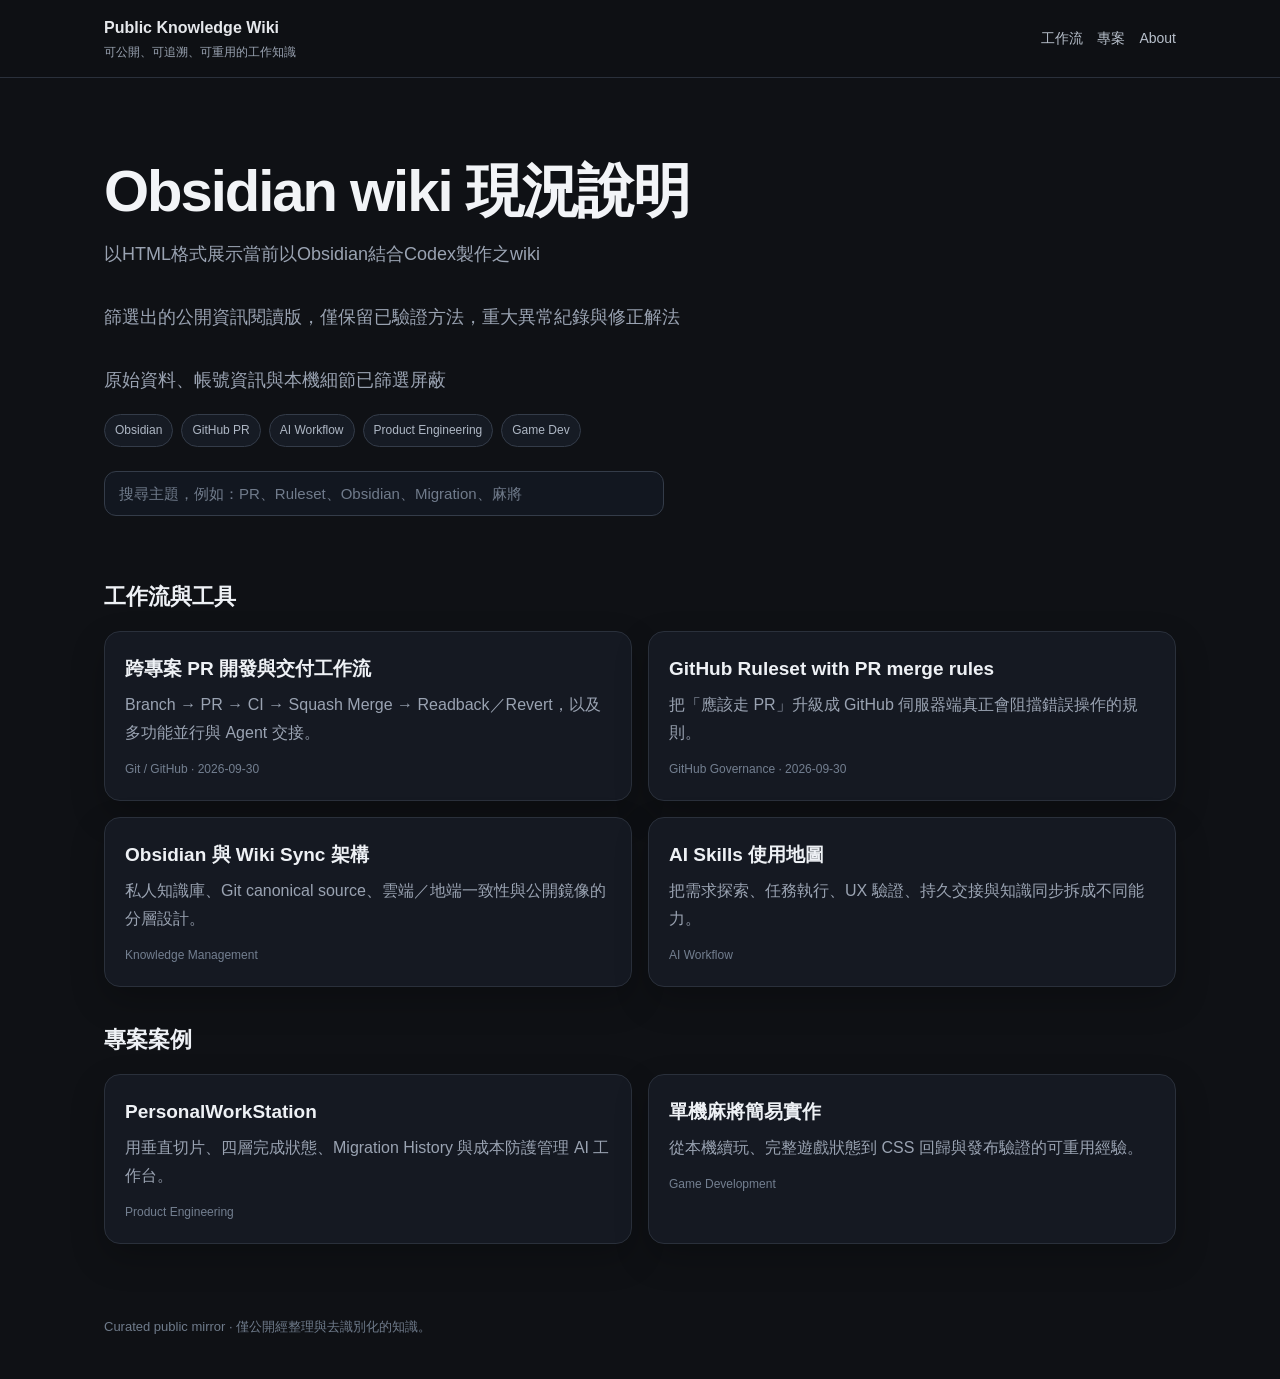
<file: index.html>
<!doctype html><html lang="zh-Hant"><head><meta charset="utf-8"><meta name="viewport" content="width=device-width,initial-scale=1"><meta name="description" content="產品工程、AI 工作流、GitHub 治理與遊戲開發的公開知識庫"><title>Public Knowledge Wiki</title><link rel="stylesheet" href="styles.css"></head><body>
<header class="site-header"><div class="header-inner"><a class="brand" href="index.html"><span data-config="site.title">Public Knowledge Wiki</span><small data-config="site.subtitle">可公開、可追溯、可重用的工作知識</small></a><nav><a href="#workflows" data-config="nav.workflows">工作流</a><a href="#projects" data-config="nav.projects">專案</a><a href="README.md" data-config="nav.about">About</a></nav></div></header>
<main class="container"><section class="hero"><h1 data-config="hero.title" data-config-html="true">把工作過程整理成<br>下一次可以直接重用的知識。</h1><p data-config="hero.description">這是從私人工作知識庫篩選出的公開閱讀版，保留已驗證的方法、工程決策、踩坑與解法；私人原始資料、帳號資訊與本機細節不會同步到這裡。</p><div class="badges"><span class="badge">Obsidian</span><span class="badge">GitHub PR</span><span class="badge">AI Workflow</span><span class="badge">Product Engineering</span><span class="badge">Game Dev</span></div><div class="search"><input id="site-search" type="search" placeholder="搜尋主題，例如：PR、Ruleset、Obsidian、Migration、麻將"></div></section>
<h2 class="section-title" id="workflows" data-config="sections.workflows">工作流與工具</h2><section class="grid">
<a class="card" data-search="PR branch CI squash merge revert 多 agent 工作流" href="articles/cross-project-pr.html"><h2 data-config="cards.crossProject">跨專案 PR 開發與交付工作流</h2><p>Branch → PR → CI → Squash Merge → Readback／Revert，以及多功能並行與 Agent 交接。</p><div class="meta">Git / GitHub · 2026-09-30</div></a>
<a class="card" data-search="GitHub Ruleset protection status check verify branch protection" href="articles/github-ruleset.html"><h2 data-config="cards.ruleset">GitHub Ruleset 與 PR 合併閘門</h2><p>把「應該走 PR」升級成 GitHub 伺服器端真正會阻擋錯誤操作的規則。</p><div class="meta">GitHub Governance · 2026-09-30</div></a>
<a class="card" data-search="Obsidian wiki sync knowledge base GitHub private public" href="articles/obsidian-wiki-sync.html"><h2 data-config="cards.obsidian">Obsidian 與 Wiki Sync 架構</h2><p>私人知識庫、Git canonical source、雲端／地端一致性與公開鏡像的分層設計。</p><div class="meta">Knowledge Management</div></a>
<a class="card" data-search="skills agent workflow superpowers karpathy wiki execution handoff" href="articles/skills.html"><h2 data-config="cards.skills">AI Skills 使用地圖</h2><p>把需求探索、任務執行、UX 驗證、持久交接與知識同步拆成不同能力。</p><div class="meta">AI Workflow</div></a></section>
<h2 class="section-title" id="projects" data-config="sections.projects">專案案例</h2><section class="grid">
<a class="card" data-search="PersonalWorkStation Supabase Calendar Migration Guest Preview AI workstation" href="articles/personal-workstation.html"><h2 data-config="cards.workstation">PersonalWorkStation 工程治理</h2><p>用垂直切片、四層完成狀態、Migration History 與成本防護管理 AI 工作台。</p><div class="meta">Product Engineering</div></a>
<a class="card" data-search="mahjong 麻將 save game CSS GitHub Pages local save" href="articles/mahjong.html"><h2 data-config="cards.mahjong">單機麻將：存檔與發布驗證</h2><p>從本機續玩、完整遊戲狀態到 CSS 回歸與發布驗證的可重用經驗。</p><div class="meta">Game Development</div></a></section></main>
<footer class="footer" data-config="footer">Curated public mirror · 僅公開經整理與去識別化的知識。</footer><script src="site-config.js"></script><script src="script.js"></script></body></html>
</file>
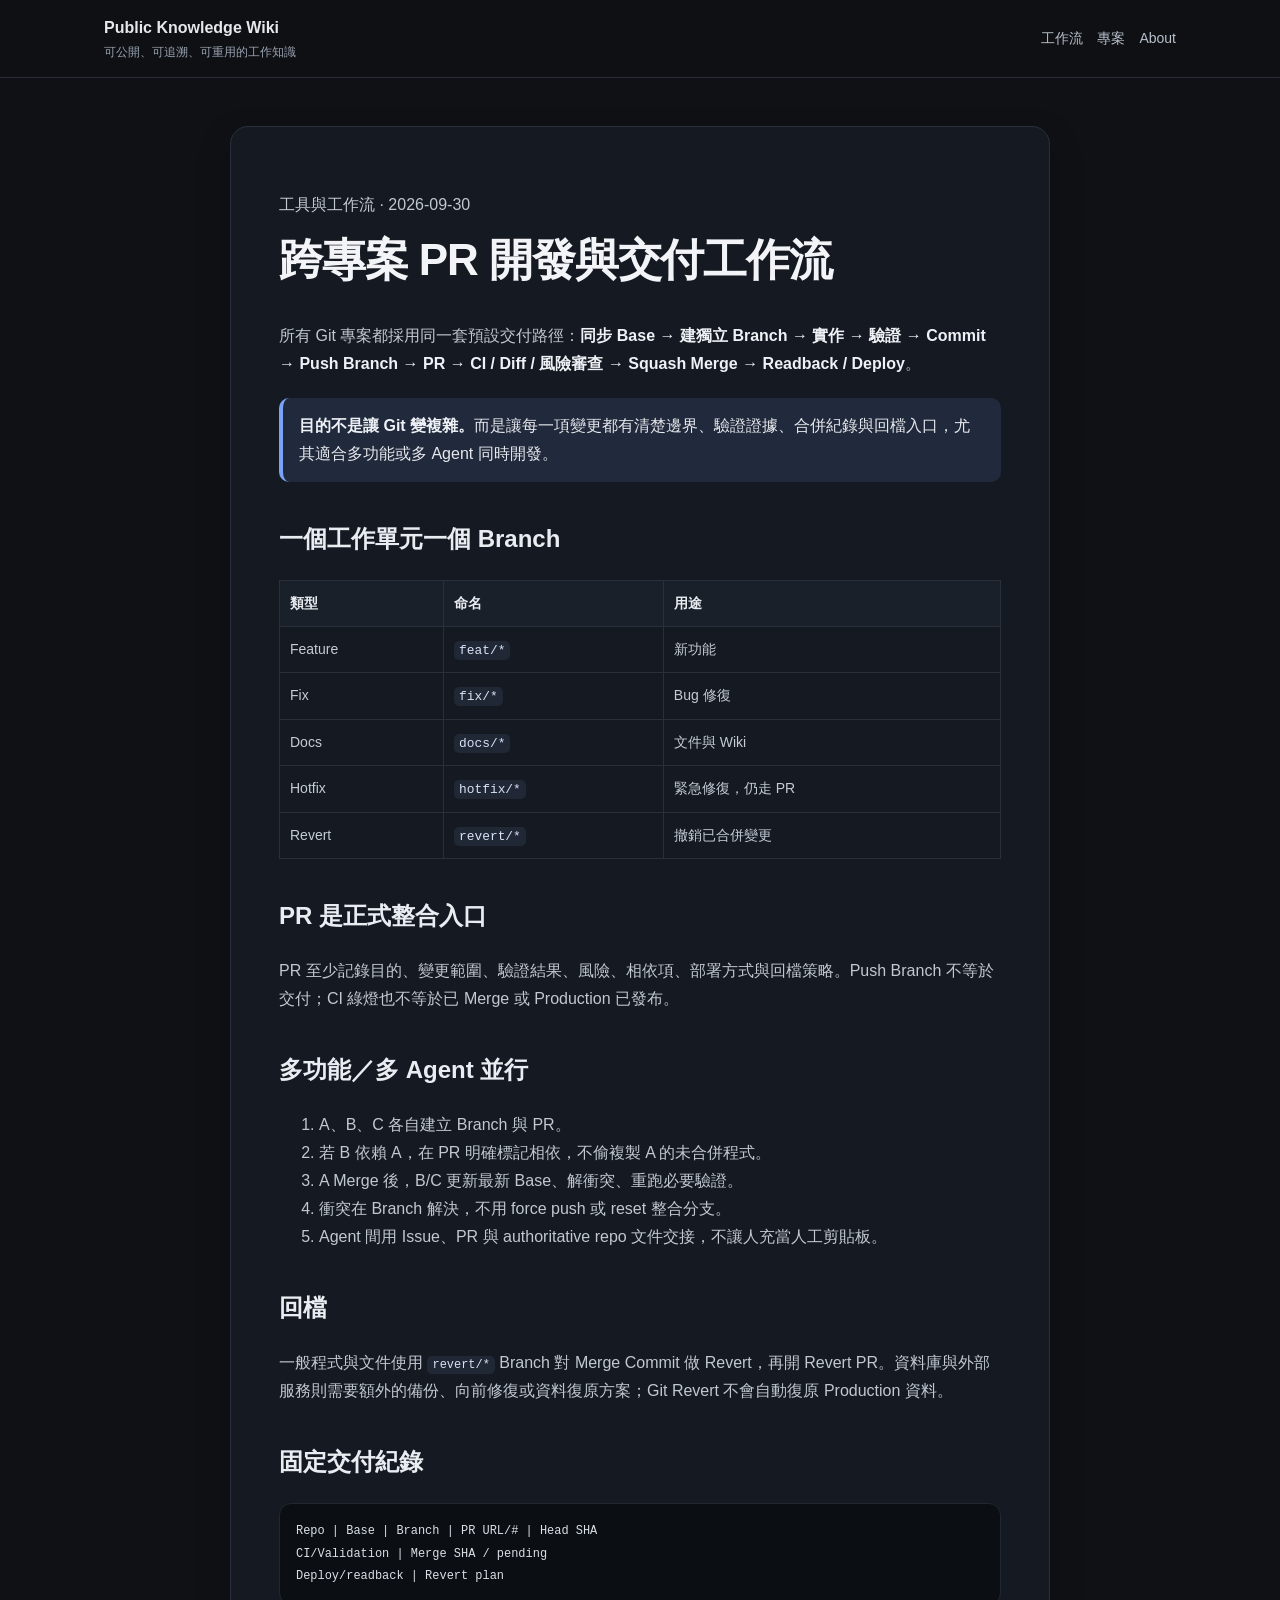
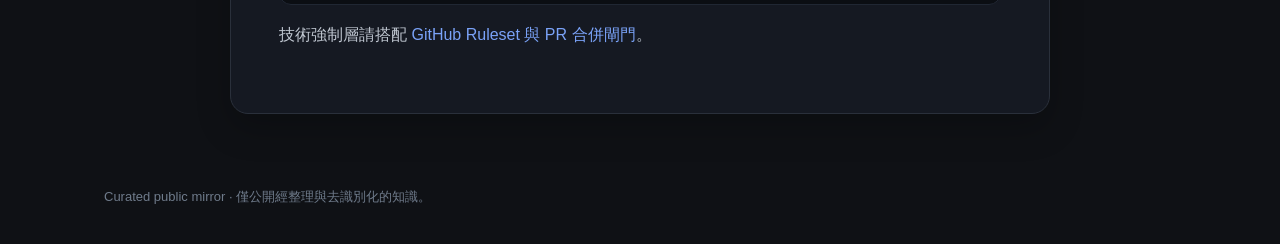
<file: articles/cross-project-pr.html>
<!doctype html><html lang="zh-Hant"><head><meta charset="utf-8"><meta name="viewport" content="width=device-width,initial-scale=1"><meta name="description" content="跨專案 PR 開發與交付工作流"><title>跨專案 PR 開發與交付工作流 · Public Knowledge Wiki</title><link rel="stylesheet" href="../styles.css"></head><body><header class="site-header"><div class="header-inner"><a class="brand" href="../index.html"><span data-config="site.title">Public Knowledge Wiki</span><small data-config="site.subtitle">可公開、可追溯、可重用的工作知識</small></a><nav><a href="../index.html#workflows" data-config="nav.workflows">工作流</a><a href="../index.html#projects" data-config="nav.projects">專案</a><a href="../README.md" data-config="nav.about">About</a></nav></div></header><main class="container"><article class="article">
<p class="muted">工具與工作流 · 2026-09-30</p><h1 data-article-title="articles.crossProject">跨專案 PR 開發與交付工作流</h1>
<p>所有 Git 專案都採用同一套預設交付路徑：<strong>同步 Base → 建獨立 Branch → 實作 → 驗證 → Commit → Push Branch → PR → CI / Diff / 風險審查 → Squash Merge → Readback / Deploy</strong>。</p>
<div class="callout"><strong>目的不是讓 Git 變複雜。</strong>而是讓每一項變更都有清楚邊界、驗證證據、合併紀錄與回檔入口，尤其適合多功能或多 Agent 同時開發。</div>
<h2>一個工作單元一個 Branch</h2>
<table><tr><th>類型</th><th>命名</th><th>用途</th></tr><tr><td>Feature</td><td><code>feat/*</code></td><td>新功能</td></tr><tr><td>Fix</td><td><code>fix/*</code></td><td>Bug 修復</td></tr><tr><td>Docs</td><td><code>docs/*</code></td><td>文件與 Wiki</td></tr><tr><td>Hotfix</td><td><code>hotfix/*</code></td><td>緊急修復，仍走 PR</td></tr><tr><td>Revert</td><td><code>revert/*</code></td><td>撤銷已合併變更</td></tr></table>
<h2>PR 是正式整合入口</h2><p>PR 至少記錄目的、變更範圍、驗證結果、風險、相依項、部署方式與回檔策略。Push Branch 不等於交付；CI 綠燈也不等於已 Merge 或 Production 已發布。</p>
<h2>多功能／多 Agent 並行</h2><ol><li>A、B、C 各自建立 Branch 與 PR。</li><li>若 B 依賴 A，在 PR 明確標記相依，不偷複製 A 的未合併程式。</li><li>A Merge 後，B/C 更新最新 Base、解衝突、重跑必要驗證。</li><li>衝突在 Branch 解決，不用 force push 或 reset 整合分支。</li><li>Agent 間用 Issue、PR 與 authoritative repo 文件交接，不讓人充當人工剪貼板。</li></ol>
<h2>回檔</h2><p>一般程式與文件使用 <code>revert/*</code> Branch 對 Merge Commit 做 Revert，再開 Revert PR。資料庫與外部服務則需要額外的備份、向前修復或資料復原方案；Git Revert 不會自動復原 Production 資料。</p>
<h2>固定交付紀錄</h2><pre><code>Repo | Base | Branch | PR URL/# | Head SHA
CI/Validation | Merge SHA / pending
Deploy/readback | Revert plan</code></pre>
<p>技術強制層請搭配 <a href="github-ruleset.html">GitHub Ruleset 與 PR 合併閘門</a>。</p></article></main><footer class="footer" data-config="footer">Curated public mirror · 僅公開經整理與去識別化的知識。</footer><script src="../site-config.js"></script><script src="../script.js"></script></body></html>
</file>
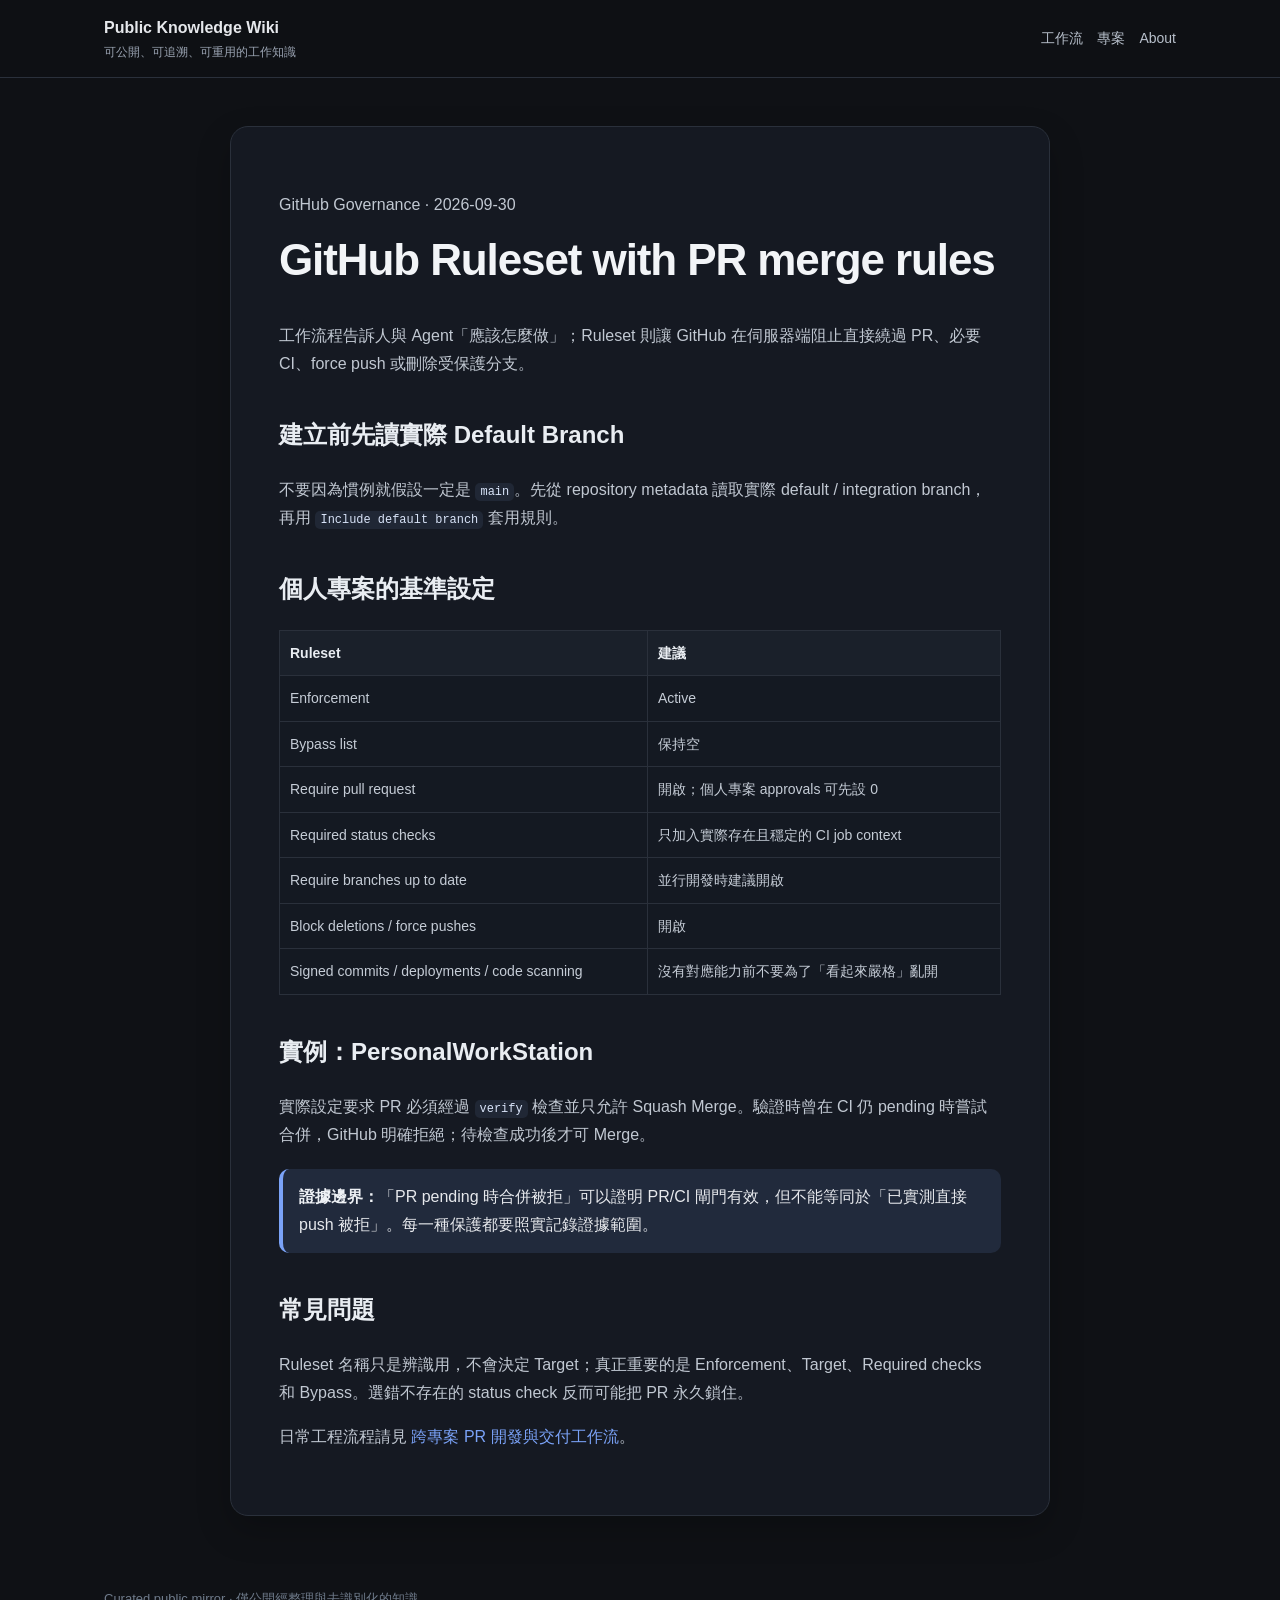
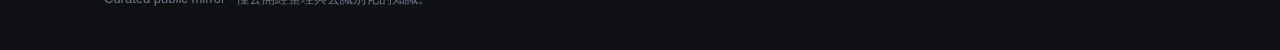
<file: articles/github-ruleset.html>
<!doctype html><html lang="zh-Hant"><head><meta charset="utf-8"><meta name="viewport" content="width=device-width,initial-scale=1"><meta name="description" content="GitHub Ruleset 與 PR 合併閘門"><title>GitHub Ruleset 與 PR 合併閘門 · Public Knowledge Wiki</title><link rel="stylesheet" href="../styles.css"></head><body><header class="site-header"><div class="header-inner"><a class="brand" href="../index.html"><span data-config="site.title">Public Knowledge Wiki</span><small data-config="site.subtitle">可公開、可追溯、可重用的工作知識</small></a><nav><a href="../index.html#workflows" data-config="nav.workflows">工作流</a><a href="../index.html#projects" data-config="nav.projects">專案</a><a href="../README.md" data-config="nav.about">About</a></nav></div></header><main class="container"><article class="article">
<p class="muted">GitHub Governance · 2026-09-30</p><h1 data-article-title="articles.ruleset">GitHub Ruleset 與 PR 合併閘門</h1>
<p>工作流程告訴人與 Agent「應該怎麼做」；Ruleset 則讓 GitHub 在伺服器端阻止直接繞過 PR、必要 CI、force push 或刪除受保護分支。</p>
<h2>建立前先讀實際 Default Branch</h2><p>不要因為慣例就假設一定是 <code>main</code>。先從 repository metadata 讀取實際 default / integration branch，再用 <code>Include default branch</code> 套用規則。</p>
<h2>個人專案的基準設定</h2><table><tr><th>Ruleset</th><th>建議</th></tr><tr><td>Enforcement</td><td>Active</td></tr><tr><td>Bypass list</td><td>保持空</td></tr><tr><td>Require pull request</td><td>開啟；個人專案 approvals 可先設 0</td></tr><tr><td>Required status checks</td><td>只加入實際存在且穩定的 CI job context</td></tr><tr><td>Require branches up to date</td><td>並行開發時建議開啟</td></tr><tr><td>Block deletions / force pushes</td><td>開啟</td></tr><tr><td>Signed commits / deployments / code scanning</td><td>沒有對應能力前不要為了「看起來嚴格」亂開</td></tr></table>
<h2>實例：PersonalWorkStation</h2><p>實際設定要求 PR 必須經過 <code>verify</code> 檢查並只允許 Squash Merge。驗證時曾在 CI 仍 pending 時嘗試合併，GitHub 明確拒絕；待檢查成功後才可 Merge。</p>
<div class="callout"><strong>證據邊界：</strong>「PR pending 時合併被拒」可以證明 PR/CI 閘門有效，但不能等同於「已實測直接 push 被拒」。每一種保護都要照實記錄證據範圍。</div>
<h2>常見問題</h2><p>Ruleset 名稱只是辨識用，不會決定 Target；真正重要的是 Enforcement、Target、Required checks 和 Bypass。選錯不存在的 status check 反而可能把 PR 永久鎖住。</p>
<p>日常工程流程請見 <a href="cross-project-pr.html">跨專案 PR 開發與交付工作流</a>。</p></article></main><footer class="footer" data-config="footer">Curated public mirror · 僅公開經整理與去識別化的知識。</footer><script src="../site-config.js"></script><script src="../script.js"></script></body></html>
</file>
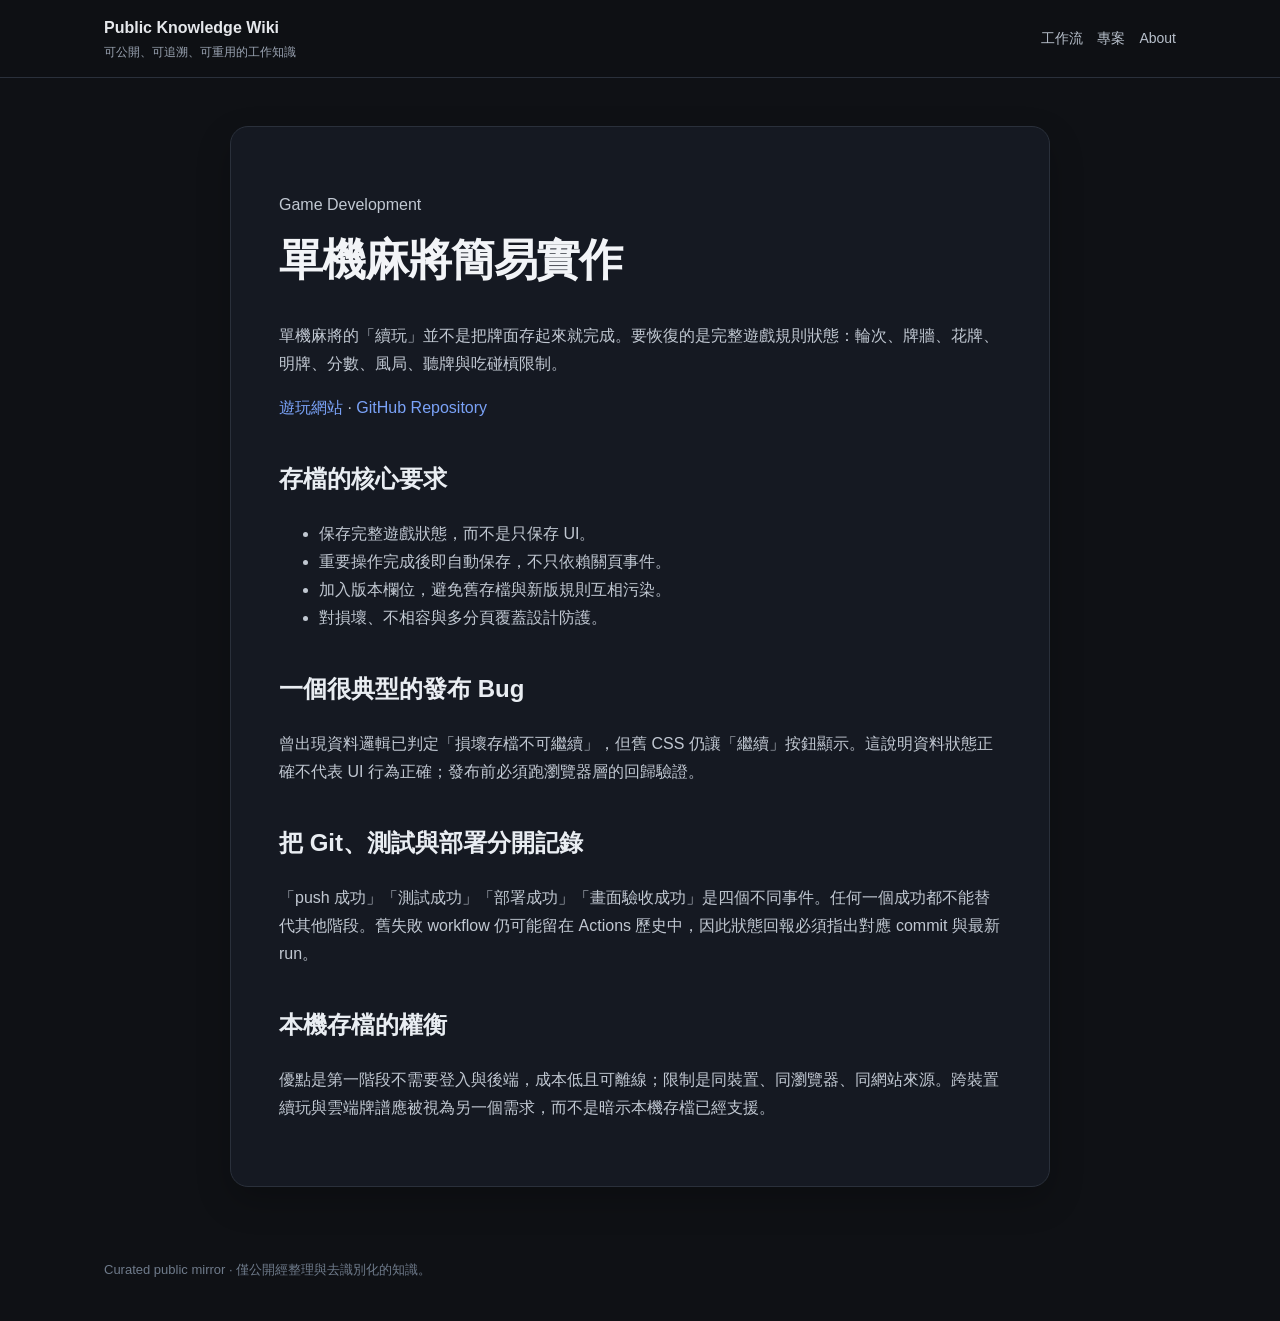
<file: articles/mahjong.html>
<!doctype html><html lang="zh-Hant"><head><meta charset="utf-8"><meta name="viewport" content="width=device-width,initial-scale=1"><meta name="description" content="單機麻將：存檔與發布驗證"><title>單機麻將：存檔與發布驗證 · Public Knowledge Wiki</title><link rel="stylesheet" href="../styles.css"></head><body><header class="site-header"><div class="header-inner"><a class="brand" href="../index.html"><span data-config="site.title">Public Knowledge Wiki</span><small data-config="site.subtitle">可公開、可追溯、可重用的工作知識</small></a><nav><a href="../index.html#workflows" data-config="nav.workflows">工作流</a><a href="../index.html#projects" data-config="nav.projects">專案</a><a href="../README.md" data-config="nav.about">About</a></nav></div></header><main class="container"><article class="article">
<p class="muted">Game Development</p><h1 data-article-title="articles.mahjong">單機麻將：本機存檔與發布驗證</h1>
<p>單機麻將的「續玩」並不是把牌面存起來就完成。要恢復的是完整遊戲規則狀態：輪次、牌牆、花牌、明牌、分數、風局、聽牌與吃碰槓限制。</p>
<p><a href="https://chevalier1216.github.io/Majongtest001/">遊玩網站</a> · <a href="https://github.com/chevalier1216/Majongtest001">GitHub Repository</a></p>
<h2>存檔的核心要求</h2><ul><li>保存完整遊戲狀態，而不是只保存 UI。</li><li>重要操作完成後即自動保存，不只依賴關頁事件。</li><li>加入版本欄位，避免舊存檔與新版規則互相污染。</li><li>對損壞、不相容與多分頁覆蓋設計防護。</li></ul>
<h2>一個很典型的發布 Bug</h2><p>曾出現資料邏輯已判定「損壞存檔不可繼續」，但舊 CSS 仍讓「繼續」按鈕顯示。這說明資料狀態正確不代表 UI 行為正確；發布前必須跑瀏覽器層的回歸驗證。</p>
<h2>把 Git、測試與部署分開記錄</h2><p>「push 成功」「測試成功」「部署成功」「畫面驗收成功」是四個不同事件。任何一個成功都不能替代其他階段。舊失敗 workflow 仍可能留在 Actions 歷史中，因此狀態回報必須指出對應 commit 與最新 run。</p>
<h2>本機存檔的權衡</h2><p>優點是第一階段不需要登入與後端，成本低且可離線；限制是同裝置、同瀏覽器、同網站來源。跨裝置續玩與雲端牌譜應被視為另一個需求，而不是暗示本機存檔已經支援。</p></article></main><footer class="footer" data-config="footer">Curated public mirror · 僅公開經整理與去識別化的知識。</footer><script src="../site-config.js"></script><script src="../script.js"></script></body></html>
</file>
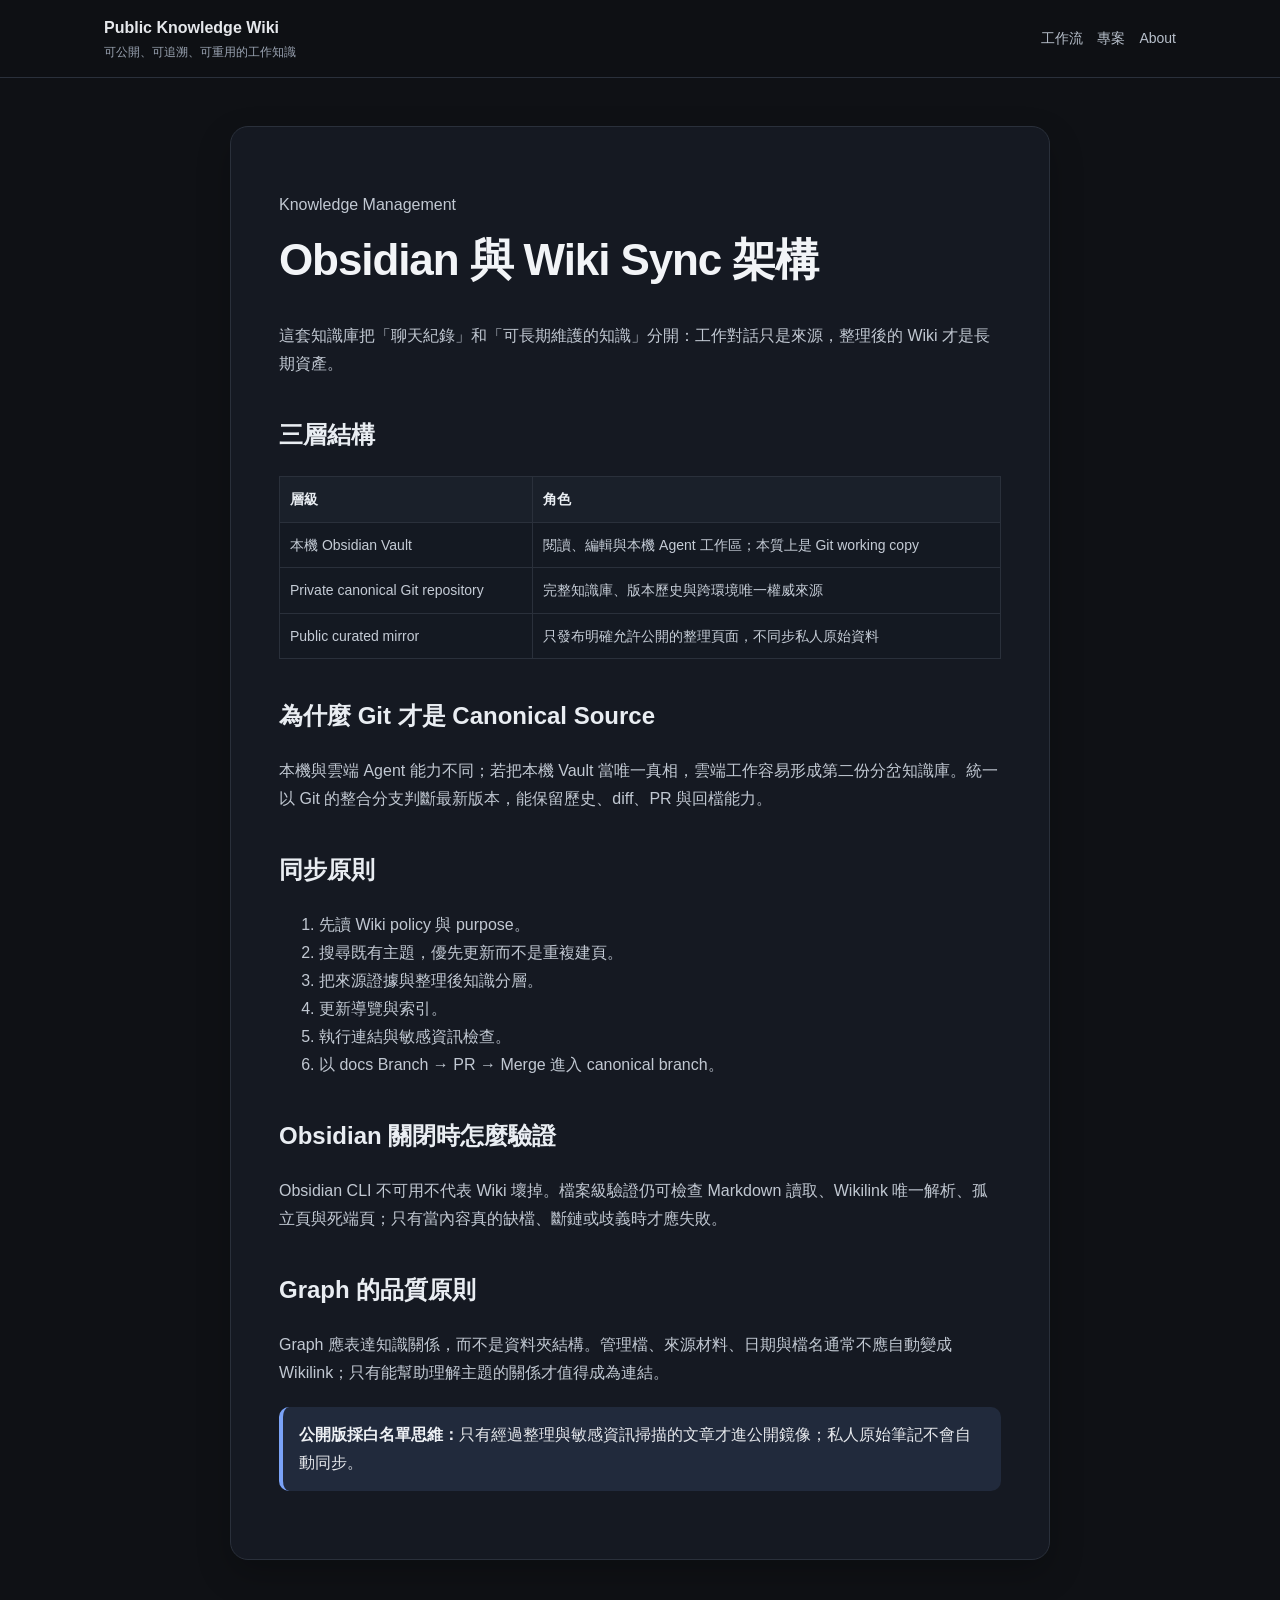
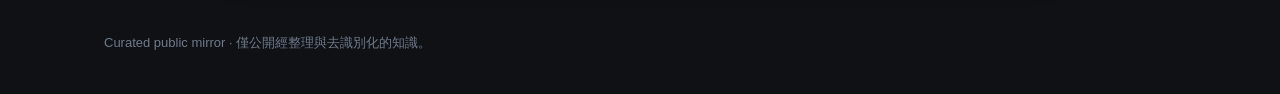
<file: articles/obsidian-wiki-sync.html>
<!doctype html><html lang="zh-Hant"><head><meta charset="utf-8"><meta name="viewport" content="width=device-width,initial-scale=1"><meta name="description" content="Obsidian 與 Wiki Sync 架構"><title>Obsidian 與 Wiki Sync 架構 · Public Knowledge Wiki</title><link rel="stylesheet" href="../styles.css"></head><body><header class="site-header"><div class="header-inner"><a class="brand" href="../index.html"><span data-config="site.title">Public Knowledge Wiki</span><small data-config="site.subtitle">可公開、可追溯、可重用的工作知識</small></a><nav><a href="../index.html#workflows" data-config="nav.workflows">工作流</a><a href="../index.html#projects" data-config="nav.projects">專案</a><a href="../README.md" data-config="nav.about">About</a></nav></div></header><main class="container"><article class="article">
<p class="muted">Knowledge Management</p><h1 data-article-title="articles.obsidian">Obsidian 與 Wiki Sync 架構</h1>
<p>這套知識庫把「聊天紀錄」和「可長期維護的知識」分開：工作對話只是來源，整理後的 Wiki 才是長期資產。</p>
<h2>三層結構</h2><table><tr><th>層級</th><th>角色</th></tr><tr><td>本機 Obsidian Vault</td><td>閱讀、編輯與本機 Agent 工作區；本質上是 Git working copy</td></tr><tr><td>Private canonical Git repository</td><td>完整知識庫、版本歷史與跨環境唯一權威來源</td></tr><tr><td>Public curated mirror</td><td>只發布明確允許公開的整理頁面，不同步私人原始資料</td></tr></table>
<h2>為什麼 Git 才是 Canonical Source</h2><p>本機與雲端 Agent 能力不同；若把本機 Vault 當唯一真相，雲端工作容易形成第二份分岔知識庫。統一以 Git 的整合分支判斷最新版本，能保留歷史、diff、PR 與回檔能力。</p>
<h2>同步原則</h2><ol><li>先讀 Wiki policy 與 purpose。</li><li>搜尋既有主題，優先更新而不是重複建頁。</li><li>把來源證據與整理後知識分層。</li><li>更新導覽與索引。</li><li>執行連結與敏感資訊檢查。</li><li>以 docs Branch → PR → Merge 進入 canonical branch。</li></ol>
<h2>Obsidian 關閉時怎麼驗證</h2><p>Obsidian CLI 不可用不代表 Wiki 壞掉。檔案級驗證仍可檢查 Markdown 讀取、Wikilink 唯一解析、孤立頁與死端頁；只有當內容真的缺檔、斷鏈或歧義時才應失敗。</p>
<h2>Graph 的品質原則</h2><p>Graph 應表達知識關係，而不是資料夾結構。管理檔、來源材料、日期與檔名通常不應自動變成 Wikilink；只有能幫助理解主題的關係才值得成為連結。</p>
<div class="callout"><strong>公開版採白名單思維：</strong>只有經過整理與敏感資訊掃描的文章才進公開鏡像；私人原始筆記不會自動同步。</div></article></main><footer class="footer" data-config="footer">Curated public mirror · 僅公開經整理與去識別化的知識。</footer><script src="../site-config.js"></script><script src="../script.js"></script></body></html>
</file>
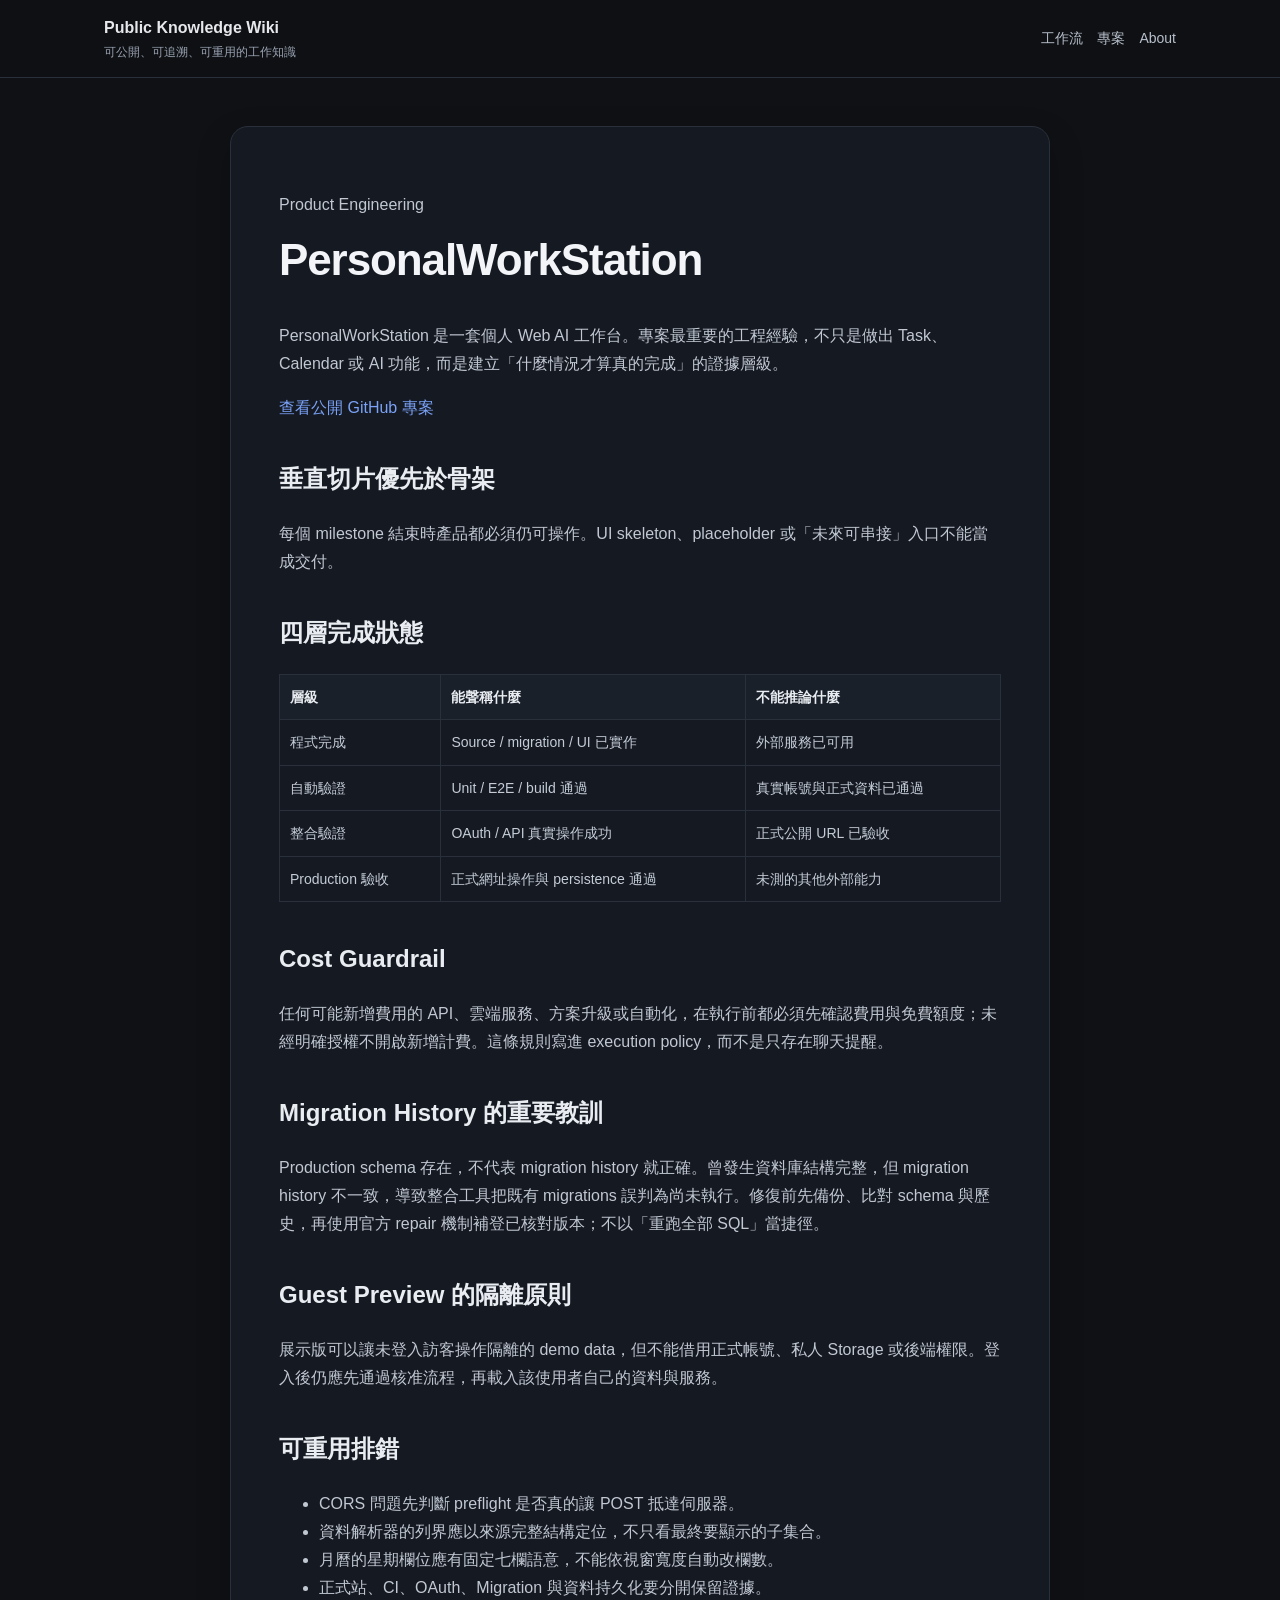
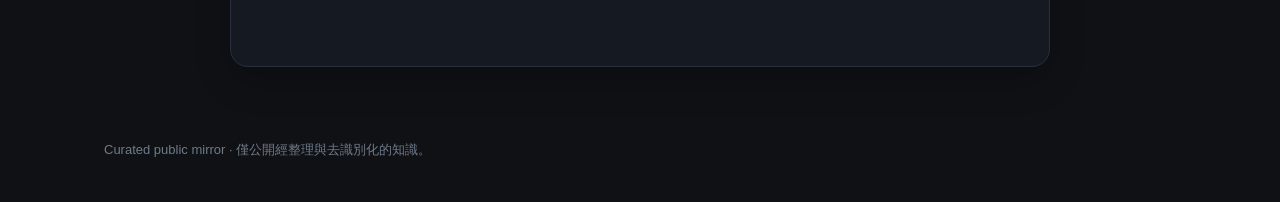
<file: articles/personal-workstation.html>
<!doctype html><html lang="zh-Hant"><head><meta charset="utf-8"><meta name="viewport" content="width=device-width,initial-scale=1"><meta name="description" content="PersonalWorkStation 工程治理"><title>PersonalWorkStation 工程治理 · Public Knowledge Wiki</title><link rel="stylesheet" href="../styles.css"></head><body><header class="site-header"><div class="header-inner"><a class="brand" href="../index.html"><span data-config="site.title">Public Knowledge Wiki</span><small data-config="site.subtitle">可公開、可追溯、可重用的工作知識</small></a><nav><a href="../index.html#workflows" data-config="nav.workflows">工作流</a><a href="../index.html#projects" data-config="nav.projects">專案</a><a href="../README.md" data-config="nav.about">About</a></nav></div></header><main class="container"><article class="article">
<p class="muted">Product Engineering</p><h1 data-article-title="articles.workstation">PersonalWorkStation：從功能實作到可驗證交付</h1>
<p>PersonalWorkStation 是一套個人 Web AI 工作台。專案最重要的工程經驗，不只是做出 Task、Calendar 或 AI 功能，而是建立「什麼情況才算真的完成」的證據層級。</p>
<p><a href="https://github.com/chevalier1216/PersonalWorkStation">查看公開 GitHub 專案</a></p>
<h2>垂直切片優先於骨架</h2><p>每個 milestone 結束時產品都必須仍可操作。UI skeleton、placeholder 或「未來可串接」入口不能當成交付。</p>
<h2>四層完成狀態</h2><table><tr><th>層級</th><th>能聲稱什麼</th><th>不能推論什麼</th></tr><tr><td>程式完成</td><td>Source / migration / UI 已實作</td><td>外部服務已可用</td></tr><tr><td>自動驗證</td><td>Unit / E2E / build 通過</td><td>真實帳號與正式資料已通過</td></tr><tr><td>整合驗證</td><td>OAuth / API 真實操作成功</td><td>正式公開 URL 已驗收</td></tr><tr><td>Production 驗收</td><td>正式網址操作與 persistence 通過</td><td>未測的其他外部能力</td></tr></table>
<h2>Cost Guardrail</h2><p>任何可能新增費用的 API、雲端服務、方案升級或自動化，在執行前都必須先確認費用與免費額度；未經明確授權不開啟新增計費。這條規則寫進 execution policy，而不是只存在聊天提醒。</p>
<h2>Migration History 的重要教訓</h2><p>Production schema 存在，不代表 migration history 就正確。曾發生資料庫結構完整，但 migration history 不一致，導致整合工具把既有 migrations 誤判為尚未執行。修復前先備份、比對 schema 與歷史，再使用官方 repair 機制補登已核對版本；不以「重跑全部 SQL」當捷徑。</p>
<h2>Guest Preview 的隔離原則</h2><p>展示版可以讓未登入訪客操作隔離的 demo data，但不能借用正式帳號、私人 Storage 或後端權限。登入後仍應先通過核准流程，再載入該使用者自己的資料與服務。</p>
<h2>可重用排錯</h2><ul><li>CORS 問題先判斷 preflight 是否真的讓 POST 抵達伺服器。</li><li>資料解析器的列界應以來源完整結構定位，不只看最終要顯示的子集合。</li><li>月曆的星期欄位應有固定七欄語意，不能依視窗寬度自動改欄數。</li><li>正式站、CI、OAuth、Migration 與資料持久化要分開保留證據。</li></ul></article></main><footer class="footer" data-config="footer">Curated public mirror · 僅公開經整理與去識別化的知識。</footer><script src="../site-config.js"></script><script src="../script.js"></script></body></html>
</file>
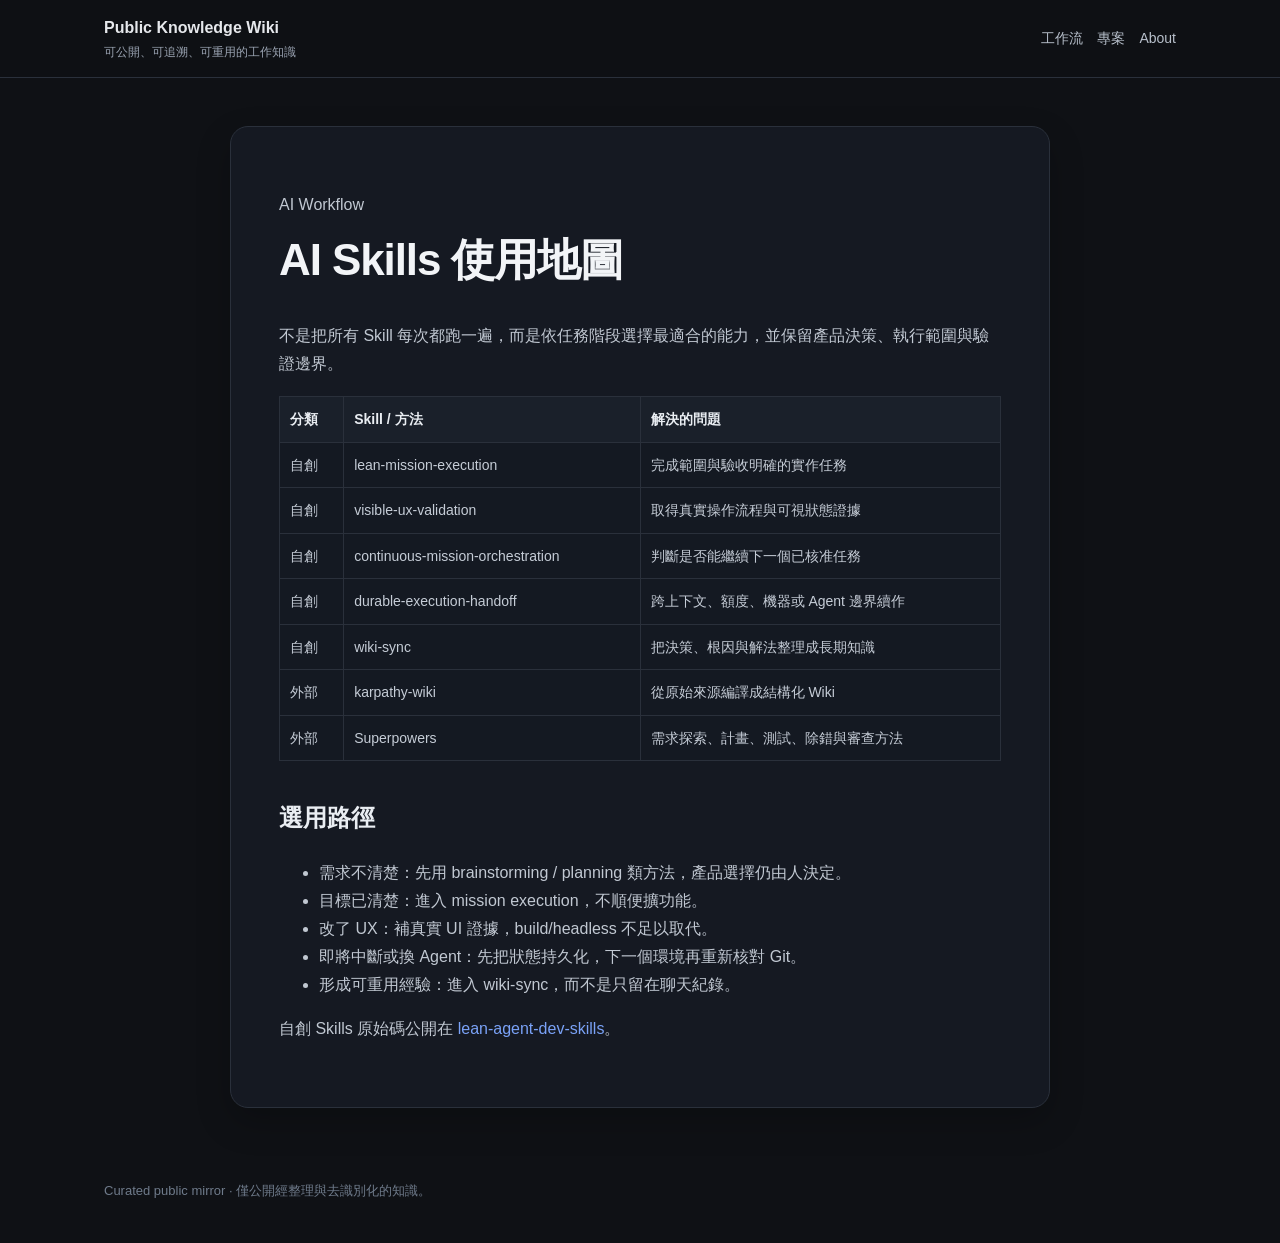
<file: articles/skills.html>
<!doctype html><html lang="zh-Hant"><head><meta charset="utf-8"><meta name="viewport" content="width=device-width,initial-scale=1"><meta name="description" content="AI Skills 使用地圖"><title>AI Skills 使用地圖 · Public Knowledge Wiki</title><link rel="stylesheet" href="../styles.css"></head><body><header class="site-header"><div class="header-inner"><a class="brand" href="../index.html"><span data-config="site.title">Public Knowledge Wiki</span><small data-config="site.subtitle">可公開、可追溯、可重用的工作知識</small></a><nav><a href="../index.html#workflows" data-config="nav.workflows">工作流</a><a href="../index.html#projects" data-config="nav.projects">專案</a><a href="../README.md" data-config="nav.about">About</a></nav></div></header><main class="container"><article class="article">
<p class="muted">AI Workflow</p><h1 data-article-title="articles.skills">AI Skills 使用地圖</h1>
<p>不是把所有 Skill 每次都跑一遍，而是依任務階段選擇最適合的能力，並保留產品決策、執行範圍與驗證邊界。</p>
<table><tr><th>分類</th><th>Skill / 方法</th><th>解決的問題</th></tr>
<tr><td>自創</td><td>lean-mission-execution</td><td>完成範圍與驗收明確的實作任務</td></tr>
<tr><td>自創</td><td>visible-ux-validation</td><td>取得真實操作流程與可視狀態證據</td></tr>
<tr><td>自創</td><td>continuous-mission-orchestration</td><td>判斷是否能繼續下一個已核准任務</td></tr>
<tr><td>自創</td><td>durable-execution-handoff</td><td>跨上下文、額度、機器或 Agent 邊界續作</td></tr>
<tr><td>自創</td><td>wiki-sync</td><td>把決策、根因與解法整理成長期知識</td></tr>
<tr><td>外部</td><td>karpathy-wiki</td><td>從原始來源編譯成結構化 Wiki</td></tr>
<tr><td>外部</td><td>Superpowers</td><td>需求探索、計畫、測試、除錯與審查方法</td></tr></table>
<h2>選用路徑</h2><ul><li>需求不清楚：先用 brainstorming / planning 類方法，產品選擇仍由人決定。</li><li>目標已清楚：進入 mission execution，不順便擴功能。</li><li>改了 UX：補真實 UI 證據，build/headless 不足以取代。</li><li>即將中斷或換 Agent：先把狀態持久化，下一個環境再重新核對 Git。</li><li>形成可重用經驗：進入 wiki-sync，而不是只留在聊天紀錄。</li></ul>
<p>自創 Skills 原始碼公開在 <a href="https://github.com/chevalier1216/lean-agent-dev-skills">lean-agent-dev-skills</a>。</p></article></main><footer class="footer" data-config="footer">Curated public mirror · 僅公開經整理與去識別化的知識。</footer><script src="../site-config.js"></script><script src="../script.js"></script></body></html>
</file>
<file: styles.css>
:root{
  color-scheme:dark;
  --bg:#0f1115;
  --panel:#151922;
  --panel-soft:#11151c;
  --text:#e6e8ec;
  --muted:#9aa3b2;
  --line:#2a303b;
  --accent:#7aa2f7;
  --accent-hover:#9bb7ff;
  --accent-soft:rgba(122,162,247,.12);
  --code:#0b0e13;
  --shadow:0 14px 34px rgba(0,0,0,.22);
}
*{box-sizing:border-box}
html{scroll-behavior:smooth;background:var(--bg)}
body{margin:0;font-family:Inter,-apple-system,BlinkMacSystemFont,"Segoe UI","Noto Sans TC",sans-serif;background:var(--bg);color:var(--text);line-height:1.75}
a{color:var(--accent);text-decoration:none}a:hover{color:var(--accent-hover);text-decoration:underline}
.site-header{position:sticky;top:0;z-index:20;background:rgba(15,17,21,.9);backdrop-filter:blur(12px);border-bottom:1px solid var(--line)}
.header-inner{max-width:1120px;margin:auto;padding:14px 24px;display:flex;align-items:center;gap:20px;justify-content:space-between}
.brand{font-weight:750;color:var(--text)}.brand:hover{text-decoration:none;color:#fff}.brand small{display:block;color:var(--muted);font-weight:500;font-size:12px}
nav{display:flex;gap:14px;flex-wrap:wrap}nav a{color:#b8c0cc;font-size:14px}
.container{max-width:1120px;margin:auto;padding:48px 24px 72px}
.hero{padding:34px 0 28px}.hero h1{font-size:clamp(34px,5vw,58px);line-height:1.08;margin:0 0 16px;letter-spacing:-.035em;color:#f2f4f7}.hero p{max-width:760px;color:var(--muted);font-size:18px;margin:0;white-space:pre-line}
.badges{display:flex;gap:8px;flex-wrap:wrap;margin-top:18px}.badge{padding:5px 10px;border:1px solid #343c49;border-radius:999px;background:#161b24;font-size:12px;color:#aeb7c4}
.section-title{margin:34px 0 14px;font-size:22px;color:#eef1f5}
.grid{display:grid;grid-template-columns:repeat(2,minmax(0,1fr));gap:16px}
.card{display:block;background:var(--panel);border:1px solid var(--line);border-radius:16px;padding:20px;box-shadow:var(--shadow);transition:.18s transform,.18s border-color,.18s background;color:inherit}
.card:hover{transform:translateY(-2px);border-color:#3c4656;background:#181e28;text-decoration:none}.card h2{font-size:19px;margin:0 0 6px;color:#eef1f5}.card p{margin:0;color:var(--muted)}.card .meta{margin-top:12px;font-size:12px;color:#737f90}
.article{max-width:820px;margin:auto;background:var(--panel);border:1px solid var(--line);border-radius:18px;padding:clamp(24px,5vw,48px);box-shadow:var(--shadow)}
.article h1{font-size:clamp(30px,4vw,44px);line-height:1.15;margin-top:0;letter-spacing:-.025em;color:#f2f4f7}.article h2{margin-top:36px;font-size:24px;color:#e9edf2}.article h3{margin-top:26px;font-size:19px;color:#e9edf2}
.article p,.article li{color:#c1c8d2}.article strong{color:#eef1f5}
.article table{width:100%;border-collapse:collapse;margin:18px 0;font-size:14px}.article th,.article td{border:1px solid var(--line);padding:10px;vertical-align:top;text-align:left}.article th{background:#1a202a;color:#e9edf2}.article td{background:#141922;color:#c5ccd6}
.article code{background:#202735;color:#d8e3f8;border-radius:5px;padding:2px 5px;font-size:.92em}.article pre{background:var(--code);color:#d9e0e8;padding:16px;border:1px solid #202733;border-radius:12px;overflow:auto}.article pre code{background:transparent;color:inherit;padding:0}
.callout{border-left:4px solid var(--accent);background:var(--accent-soft);padding:14px 16px;border-radius:10px;margin:20px 0}.muted{color:var(--muted)}
.footer{max-width:1120px;margin:auto;padding:0 24px 40px;color:#6f7b8b;font-size:13px}
.search{margin-top:24px;max-width:560px}.search input{width:100%;padding:13px 14px;border:1px solid #343c49;border-radius:12px;background:#121720;color:#e6e8ec;font-size:15px;outline:none}.search input::placeholder{color:#707b8b}.search input:focus{border-color:#587ac0;box-shadow:0 0 0 3px rgba(122,162,247,.11)}
::selection{background:rgba(122,162,247,.3);color:#fff}
@media(max-width:760px){.grid{grid-template-columns:1fr}.header-inner{align-items:flex-start;flex-direction:column}.container{padding-top:28px}.article{border-radius:0;border-left:0;border-right:0}.hero{padding-top:18px}}
</file>
